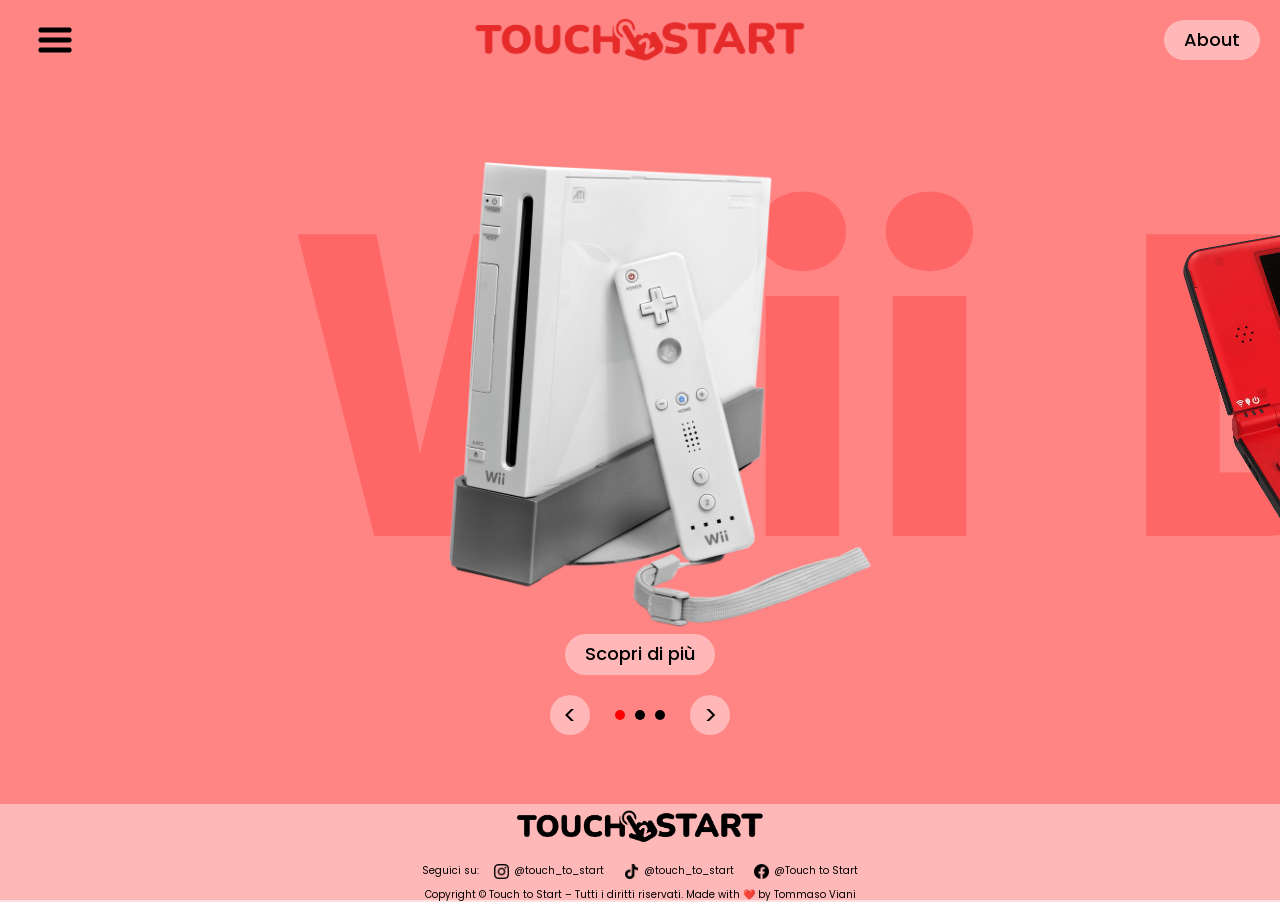
<file: index.html>
<!DOCTYPE html>
<html lang="it">
<head>
  <meta charset="UTF-8">
  <meta name="viewport" content="width=device-width, initial-scale=1.0">
  <link rel="preconnect" href="https://fonts.googleapis.com">
  <link rel="preconnect" href="https://fonts.gstatic.com" crossorigin>
  <link href="https://fonts.googleapis.com/css2?family=Bricolage+Grotesque:opsz,wght@12..96,200..800&family=Poppins:ital,wght@0,100;0,200;0,300;0,400;0,500;0,600;0,700;0,800;0,900;1,100;1,200;1,300;1,400;1,500;1,600;1,700;1,800;1,900&display=swap" rel="stylesheet">
  <title>Touch to Start - Home</title>
  <link rel="icon" href="favicon.ico" type="image/x-icon">
  <link rel="stylesheet" href="normalize.css">
  <link rel="stylesheet" href="style.css">
  <script src="script.js" defer></script>
</head>
<body class="homepage">
  <header>
    <button class="header-button" popovertarget="site-navigation" popovertargetaction="show">
      <img class="hamburger-menu" src="Immagini/Icone/Immagini varie/burger-bar.png"></button>
    <nav id="site-navigation" class="header-nav" popover>
      <ul>
        <li>
          <a href="index.html">Home</a>
        </li>
        <li>
          <a href="#">Nintendo DS</a>
        </li>
        <li>
          <a href="wii.html">Wii</a>
        </li>
        <li>
          <a href="#">Switch</a>
        </li>
        <li>
          <a href="about.html">About</a>
        </li>
      </ul>
      <button popovertarget="site-navigation" popovertargetaction="hide">Chiudi menu</button>
    </nav>
    <div class="logo"> 
      <a href="index.html">
        <img src="Immagini/Logo/Logo red.png" alt="Logo">
      </a>
    </div>
    <nav class="nav">
      <a href="about.html">
        <button id="about">About</button>
      </a>
    </nav>
  </header>

  <section class="slider-container" style="background-color: #FF8484;">
    <div class="slider">
      <figure id="slide-1" class="slide">
        <div class="overlay">
          <div class="overlay-inner">
            <img src="Immagini/Immagini/Wii.png" alt="Wii" class="background-img">
            <h1>Wii</h1>
          </div>
        </div>
        <a href="wii.html" class="scopri">Scopri di più</a>
      </figure>
      <figure id="slide-2" class="slide">
        <div class="overlay">
          <div class="overlay-inner">
            <img src="Immagini/Immagini/Nintendo DSi XL opened.png" alt="Nintendo DS" class="background-img">
            <h1>DS</h1>
          </div>
        </div>
        <a href="#" class="scopri">Scopri di più</a>
      </figure>
      <figure id="slide-3" class="slide">
        <div class="overlay">
          <div class="overlay-inner">
            <img src="Immagini/Immagini/Switch.png" alt="Nintendo Switch" class="background-img">
            <h1 id="switch-text">Switch</h1>
          </div>
        </div>
        <a href="#" class="scopri">Scopri di più</a>
      </figure>
    </div>
    <div class="slider-main-container">
      <div class="slider-nav">
        <button class="prev-slide">&lt;</button>
        <div class="slider-pagination">
          <div class="slider-dots"></div>
        </div>
        <button class="next-slide">&gt;</button>
      </div>
    </div>
  </section>

  <footer>
    <div class="footer-left">
      <span>Seguici su:</span>
      <div class="social-links">
        <a href="#" target="_blank"><img src="Immagini/Social/instagram.png" alt="Instagram">@touch_to_start</a>
        <a href="#" target="_blank"><img src="Immagini/Social/tiktok.png" alt="TikTok">@touch_to_start</a>
        <a href="#" target="_blank"><img src="Immagini/Social/facebook.png" alt="Facebook">@Touch to Start</a>
      </div>
    </div>

    <div class="footer-center">
      <img src="Immagini/Logo/Logo black.png" alt="Touch to Start" />
    </div>

    <div class="footer-right">
      <span>Copyright © Touch to Start – Tutti i diritti riservati. Made with ❤️ by Tommaso Viani</span>
    </div>
  </footer>
</body>
</html>
</file>
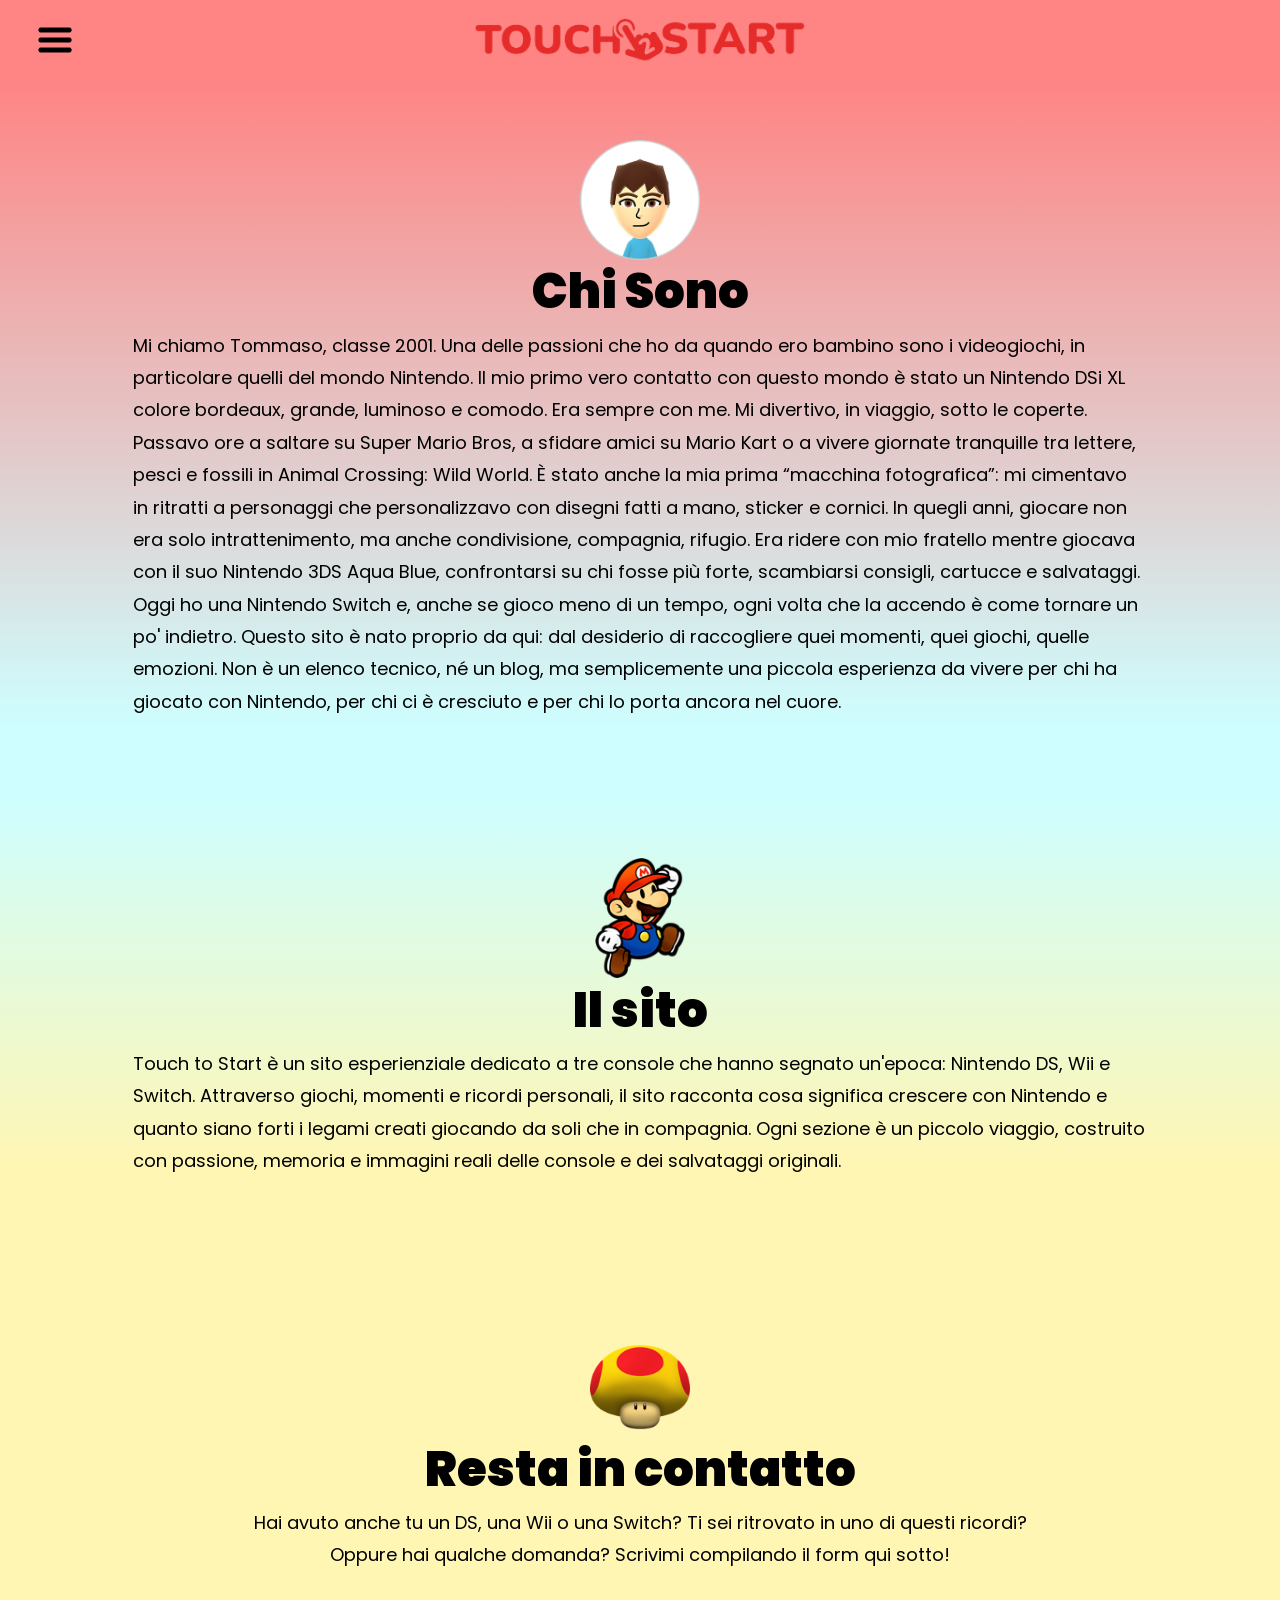
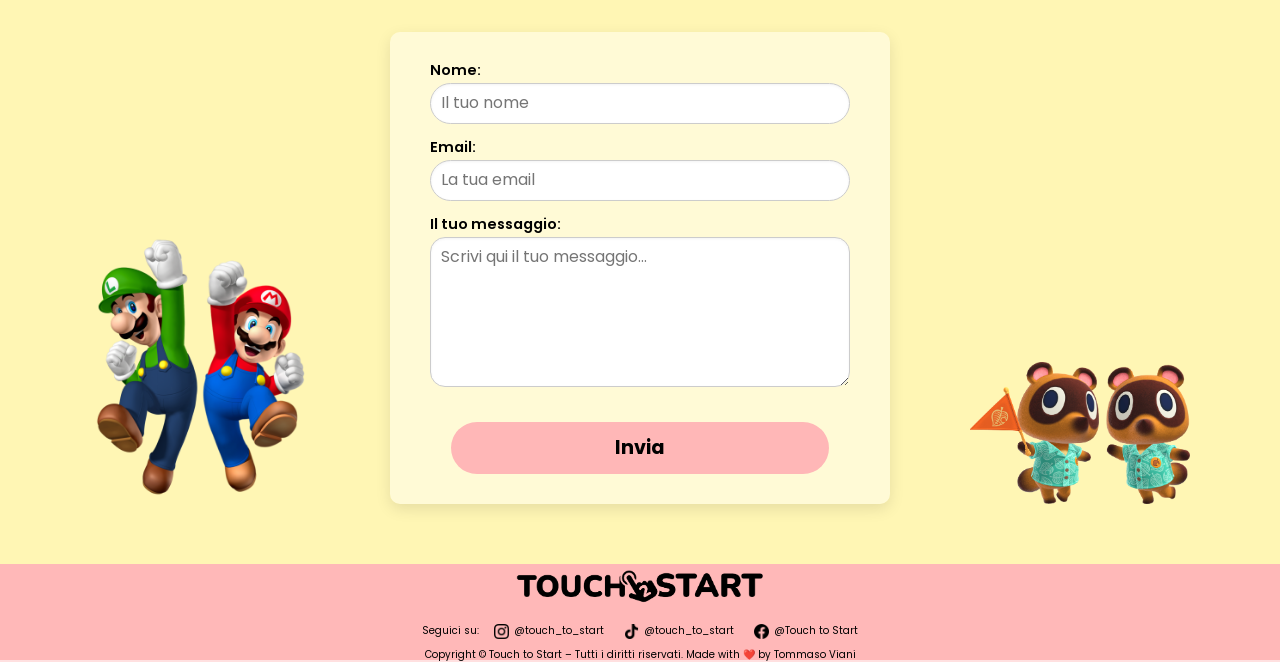
<file: about.html>
<!DOCTYPE html>
<html lang="it">
<head>
  <meta charset="UTF-8">
  <meta name="viewport" content="width=device-width, initial-scale=1.0">
  <link rel="preconnect" href="https://fonts.googleapis.com">
  <link rel="preconnect" href="https://fonts.gstatic.com" crossorigin>
  <link href="https://fonts.googleapis.com/css2?family=Bricolage+Grotesque:opsz,wght@12..96,200..800&family=Poppins:ital,wght@0,100;0,200;0,300;0,400;0,500;0,600;0,700;0,800;0,900;1,100;1,200;1,300;1,400;1,500;1,600;1,700;1,800;1,900&display=swap" rel="stylesheet">
  <title>Touch to Start - About</title>
  <link rel="icon" href="favicon.ico" type="image/x-icon">
  <link rel="stylesheet" href="normalize.css">
  <link rel="stylesheet" href="style.css">
  <script src="script_about.js" defer></script>
</head>
<body>
  <header>
    <button class="header-button" popovertarget="site-navigation" popovertargetaction="show"><img class="hamburger-menu" src="Immagini/Icone/Immagini varie/burger-bar.png"></button>
    <nav id="site-navigation" class="header-nav" popover>
      <ul>
        <li>
          <a href="index.html">Home</a>
        </li>
        <li>
          <a href="#">Nintendo DS</a>
        </li>
        <li>
          <a href="wii.html">Wii</a>
        </li>
        <li>
          <a href="#">Switch</a>
        </li>
        <li>
          <a href="about.html">About</a>
        </li>
      </ul>
      <button popovertarget="site-navigation" popovertargetaction="hide">Chiudi menu</button>
    </nav>
    <div class="logo"> 
      <a href="index.html">
        <img src="Immagini/Logo/Logo red.png" alt="Logo">
      </a>
    </div>
  </header>

      <section class="section-chi_sono">
            <div>
                <img src="Immagini\Icone\Immagini varie\Mii (Tommaso).png" alt="Ritratto di Tommaso" class="tommaso-img"> 
                <h2><b>Chi Sono</b></h2>
                <p>Mi chiamo Tommaso, classe 2001. Una delle passioni che ho da quando ero bambino sono i videogiochi, in particolare quelli del mondo Nintendo. 
                  Il mio primo vero contatto con questo mondo è stato un Nintendo DSi XL colore bordeaux, grande, luminoso e comodo. Era sempre con me. Mi divertivo, in viaggio, sotto le coperte. 
                  Passavo ore a saltare su Super Mario Bros, a sfidare amici su Mario Kart o a vivere giornate tranquille tra lettere, pesci e fossili in Animal Crossing: Wild World. 
                  È stato anche la mia prima “macchina fotografica”: mi cimentavo in ritratti a personaggi che personalizzavo con disegni fatti a mano, sticker e cornici. 
                  In quegli anni, giocare non era solo intrattenimento, ma anche condivisione, compagnia, rifugio. Era ridere con mio fratello mentre giocava con il suo Nintendo 3DS Aqua Blue, 
                  confrontarsi su chi fosse più forte, scambiarsi consigli, cartucce e salvataggi. Oggi ho una Nintendo Switch e, anche se gioco meno di un tempo, ogni volta che la accendo è come tornare 
                  un po' indietro. Questo sito è nato proprio da qui: dal desiderio di raccogliere quei momenti, quei giochi, quelle emozioni. Non è un elenco tecnico, né un blog, ma semplicemente 
                  una piccola esperienza da vivere per chi ha giocato con Nintendo, per chi ci è cresciuto e per chi lo porta ancora nel cuore.
                </p>
            </div>
        </section>

        <section class="section-il_sito">
            <div>
              <img src="Immagini\Icone\Personaggi Super Mario\33755_super mario_mario_super mario_computer game_mario_computer game.png" alt="icona_mario" class="mario-img">
                <h2><b>Il sito</b></h2>
                <p>Touch to Start è un sito esperienziale dedicato a tre console che hanno segnato un'epoca: Nintendo DS, Wii e Switch.
                  Attraverso giochi, momenti e ricordi personali, il sito racconta cosa significa crescere con Nintendo e quanto siano forti i legami creati giocando da soli che in compagnia.
                  Ogni sezione è un piccolo viaggio, costruito con passione, memoria e immagini reali delle console e dei salvataggi originali.
                </p>
            </div>
        </section>

        <section class="section-contatti">
        <div>
            <div class="mushroom-icon">
                <img src="Immagini\Icone\Personaggi Super Mario\33751_mushroom_mega_super mario_mushroom_mega_super mario.png" alt="icona_fungo" class="fungo-img">
            </div>

            <h2><b>Resta in contatto</b></h2>

            <p class="subtitle">
                Hai avuto anche tu un DS, una Wii o una Switch? Ti sei ritrovato in uno di questi ricordi?<br>
                Oppure hai qualche domanda? Scrivimi compilando il form qui sotto!
            </p>
            
            <div class="contact-content">
                <img src="Immagini\Icone\Personaggi Super Mario\Mario e Luigi.png" alt="Mario e Luigi" class="contact-image left-img">
                
                <form class="contact-form">
                    <div class="form-group">
                        <label for="nome">Nome:</label>
                        <input type="text" id="nome" name="nome" placeholder="Il tuo nome" required>
                    </div>
                    
                    <div class="form-group">
                        <label for="email">Email:</label>
                        <input type="email" id="email" name="email" placeholder="La tua email" required>
                    </div>
                    
                    <div class="form-group full-width">
                        <label for="messaggio">Il tuo messaggio:</label>
                        <textarea id="messaggio" name="messaggio" placeholder="Scrivi qui il tuo messaggio..." required></textarea>
                    </div>
                    
                    <button type="submit" class="submit-btn">Invia</button>
                </form>

                <img src="Immagini/Icone/Personaggi Animal Crossing/Timmy & Tommy.png" alt="Timmy&Tommy" class="contact-image right-img">
            </div>
        </div>
    </section>

  <footer>
    <div class="footer-left">
      <span>Seguici su:</span>
      <div class="social-links">
        <a href="#" target="_blank"><img src="Immagini/Social/instagram.png" alt="Instagram">@touch_to_start</a>
        <a href="#" target="_blank"><img src="Immagini/Social/tiktok.png" alt="TikTok">@touch_to_start</a>
        <a href="#" target="_blank"><img src="Immagini/Social/facebook.png" alt="Facebook">@Touch to Start</a>
      </div>
    </div>

    <div class="footer-center">
      <img src="Immagini/Logo/Logo black.png" alt="Touch to Start" />
    </div>

    <div class="footer-right">
      <span>Copyright © Touch to Start – Tutti i diritti riservati. Made with ❤️ by Tommaso Viani</span>
    </div>
</footer>

    
  </body>
</html>
</file>
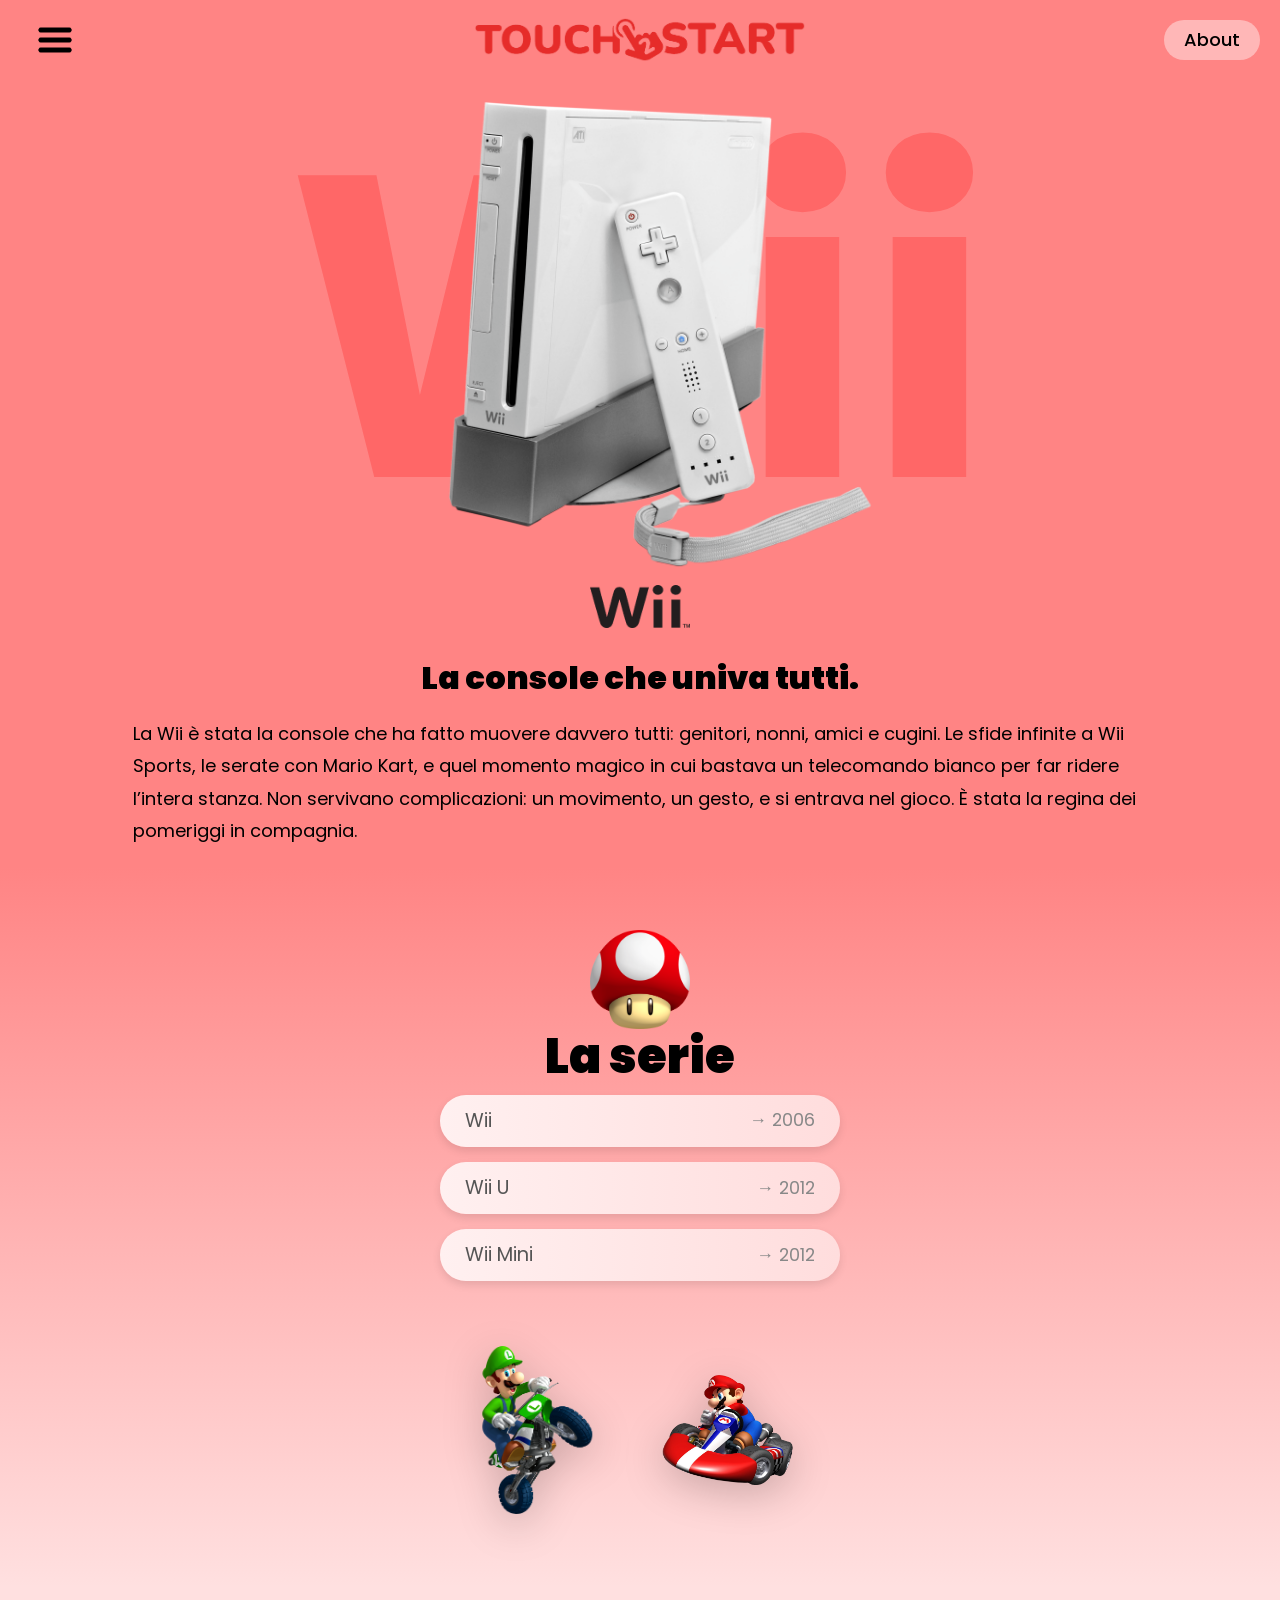
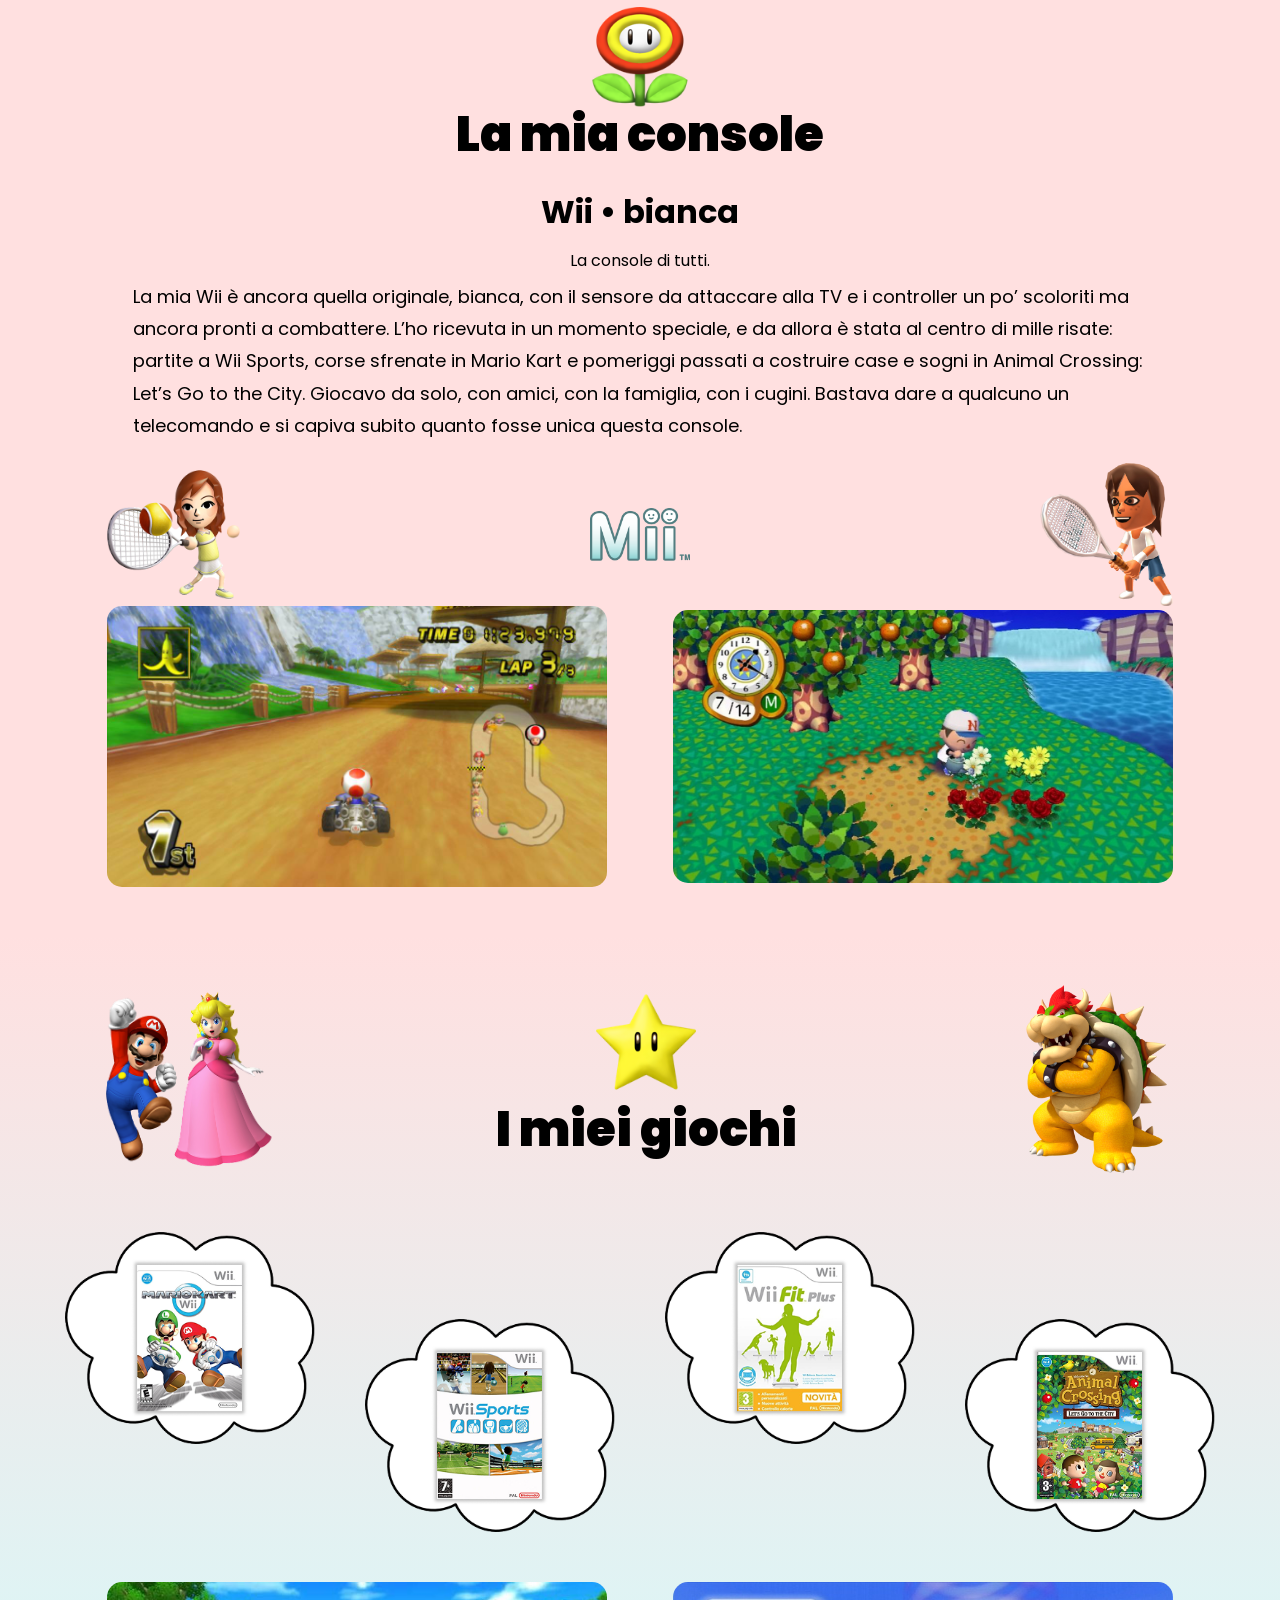
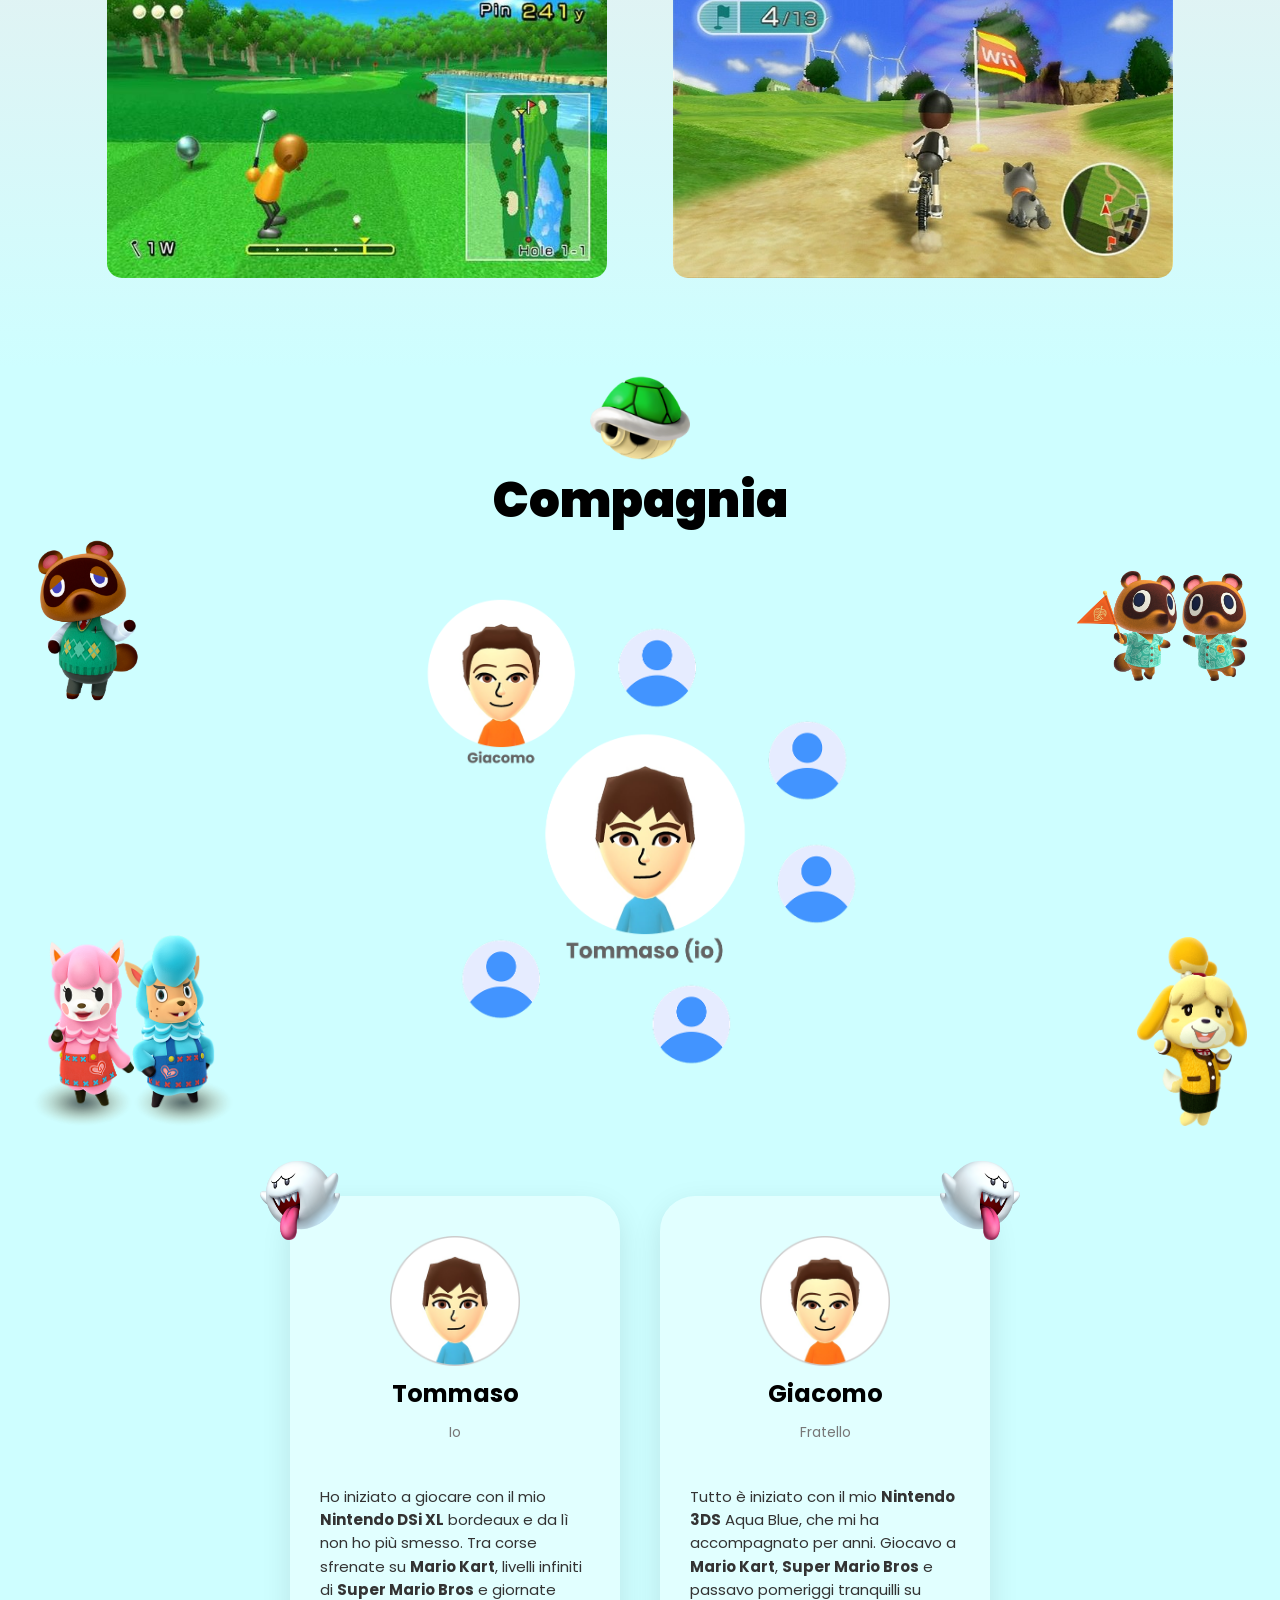
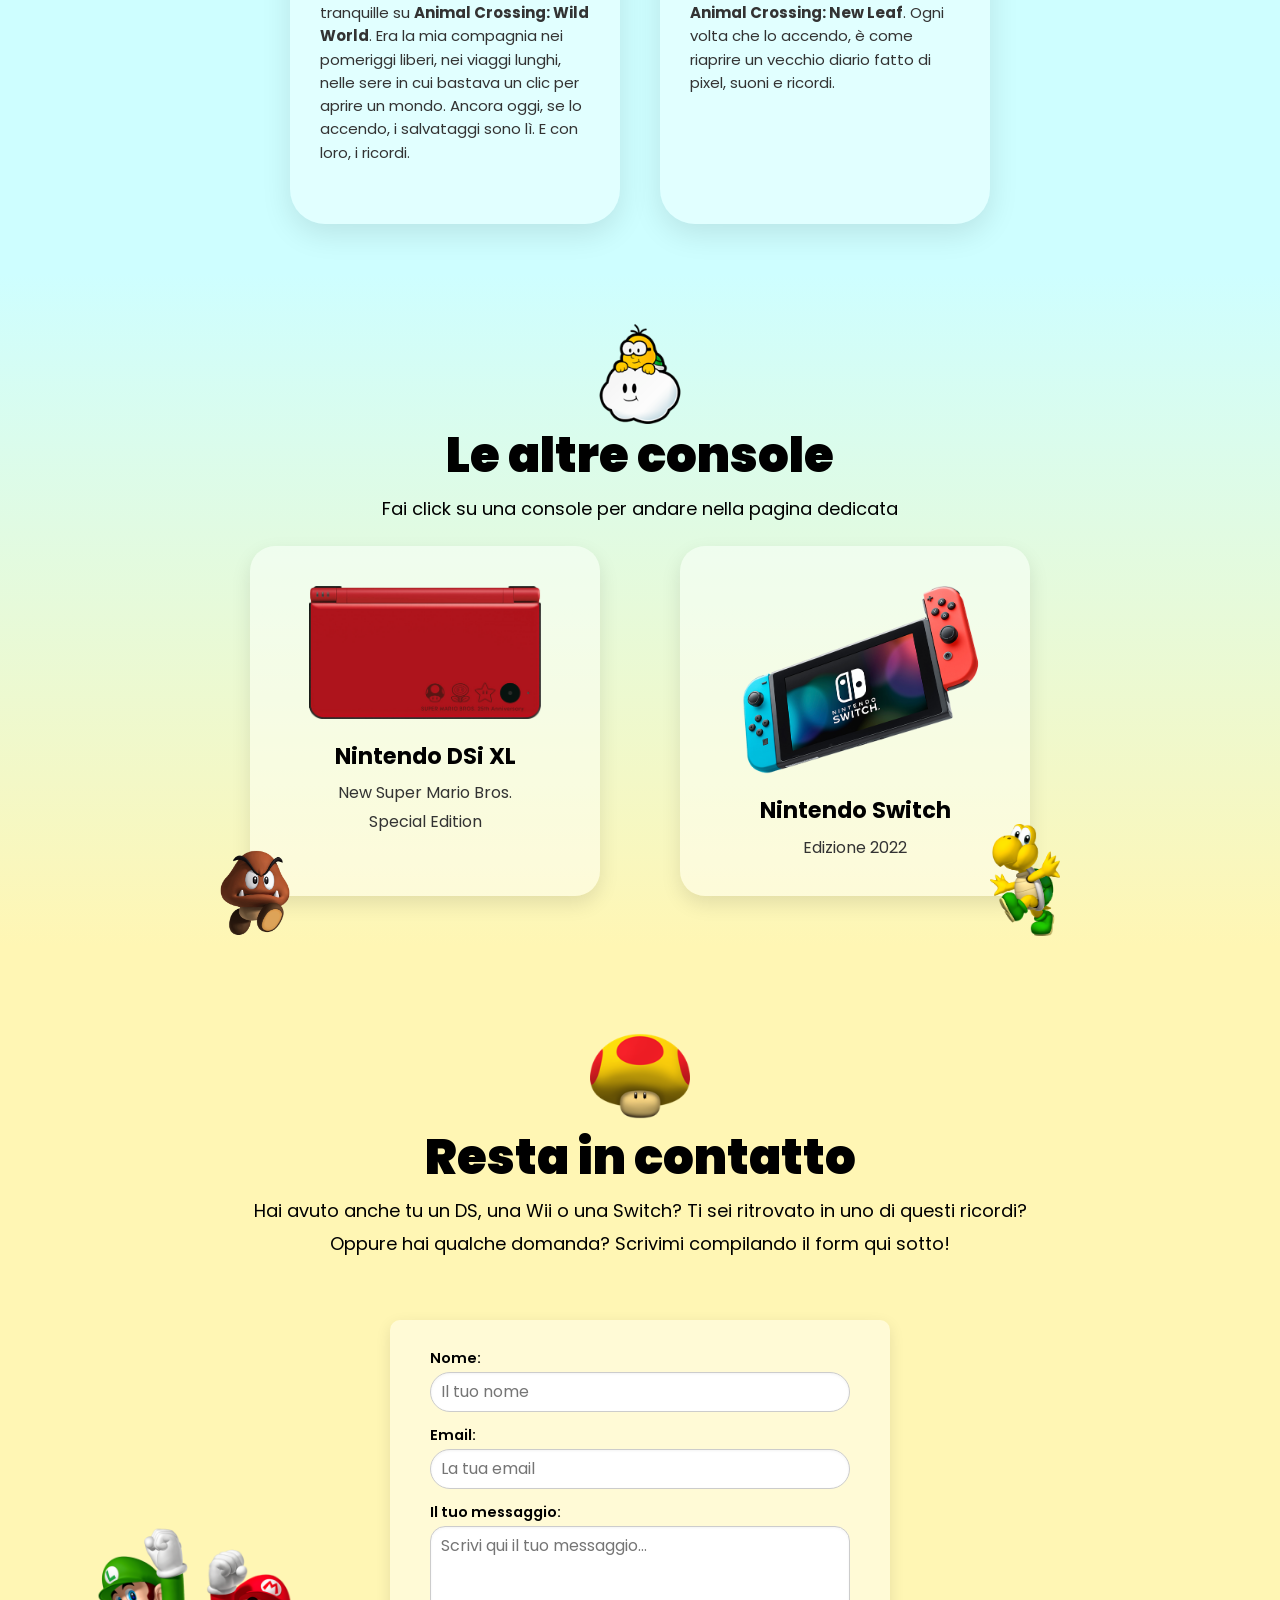
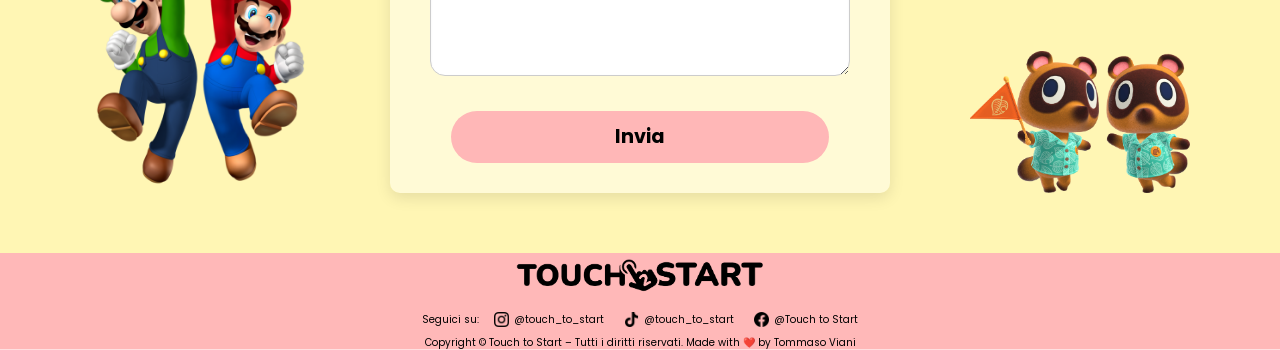
<file: wii.html>
<!DOCTYPE html>
<html lang="it">
<head>
  <meta charset="UTF-8">
  <meta name="viewport" content="width=device-width, initial-scale=1.0">
  <link rel="preconnect" href="https://fonts.googleapis.com">
  <link rel="preconnect" href="https://fonts.gstatic.com" crossorigin>
  <link href="https://fonts.googleapis.com/css2?family=Bricolage+Grotesque:opsz,wght@12..96,200..800&family=Poppins:ital,wght@0,100;0,200;0,300;0,400;0,500;0,600;0,700;0,800;0,900;1,100;1,200;1,300;1,400;1,500;1,600;1,700;1,800;1,900&display=swap" rel="stylesheet">
  <title>Touch to Start - Wii</title>
  <link rel="icon" href="favicon.ico" type="image/x-icon">
  <link rel="stylesheet" href="normalize.css">
  <link rel="stylesheet" href="style.css">
  <script src="script.js" defer></script>
</head>
<body>
  <!---HEADER-->
  <header>
    <button class="header-button" popovertarget="site-navigation" popovertargetaction="show"><img class="hamburger-menu" src="Immagini/Icone/Immagini varie/burger-bar.png"></button>
    <nav id="site-navigation" class="header-nav" popover>
      <ul>
        <li>
          <a href="index.html">Home</a>
        </li>
        <li>
          <a href="#">Nintendo DS</a>
        </li>
        <li>
          <a href="wii.html">Wii</a>
        </li>
        <li>
          <a href="#">Switch</a>
        </li>
        <li>
          <a href="about.html">About</a>
        </li>
      </ul>
      <button popovertarget="site-navigation" popovertargetaction="hide">Chiudi menu</button>
    </nav>
    <div class="logo"> 
      <a href="index.html">
        <img src="Immagini/Logo/Logo red.png" alt="Logo">
      </a>
    </div>
    <nav class="nav">
      <a href="about.html">
        <button id="about">About</button>
      </a>
    </nav>
  </header>

<!--HERO-->
  <section id="hero_scopri">
    <div class="overlay">
      <img src="Immagini/Immagini/Wii.png" alt="Wii" class="background-img">
      <h1>Wii</h1>
    </div>
  </section>
  <div class="wii-icon">
    <img src="Immagini/Icone/Immagini varie/Wii.png" alt="Wii icon">
  </div>

  <section id="text" style="background-color: #FF8484;">
    <div class="text">
        <h1><b>La console che univa tutti.</b></h1>
        <p>La Wii è stata la console che ha fatto muovere davvero tutti: genitori, nonni, amici e cugini.
Le sfide infinite a Wii Sports, le serate con Mario Kart, e quel momento magico in cui bastava un telecomando bianco per far ridere l’intera stanza.
Non servivano complicazioni: un movimento, un gesto, e si entrava nel gioco.
È stata la regina dei pomeriggi in compagnia.</p>
    </div>
  </section>


<!--LA SERIE-->
  <section class="serie-section">
      <div class="section-la-serie">
        <img src="Immagini/Icone/Personaggi Super Mario/Fungo rosso.png" alt="fungo-rosso" class="fungorosso-img"> 
        <h2><b>La serie</b></h2>
      </div>
        <figure class="luigi">
            <img src="Immagini/Icone/Personaggi Super Mario/Mario Kart_Luigi.png" alt="Luigi">
        </figure>

        <div class="content-center">
            <ul class="release-list">
                <li class="release-item">
                    <span class="platform">Wii</span>
                    <span class="year">→ 2006</span>
                </li>
                <li class="release-item">
                    <span class="platform">Wii U</span>
                    <span class="year">→ 2012</span>
                </li>
                <li class="release-item">
                    <span class="platform">Wii Mini</span>
                    <span class="year">→ 2012</span>
                </li>
            </ul>
        </div>

        <figure class="mario">
            <img src="Immagini/Icone/Personaggi Super Mario/Mario Kart_Mario.png" alt="Mario">
        </figure>
  </section>

  <!--LA MIA CONSOLE-->
  <section class="la-mia-console">
    <div>
      <img src="Immagini/Icone/Personaggi Super Mario/33733_mamas_cipote_tit_plant_picha brava_picha_flower_tetas_puta_polla.png" alt="pianta" class="pianta-img">
      <h2><b>La mia console</b></h2>
      <h1>Wii • bianca</h1>
      <p1>La console di tutti.</p1>
      <p>La mia Wii è ancora quella originale, bianca, con il sensore da attaccare alla TV e i controller un po’ scoloriti ma ancora pronti a combattere. L’ho ricevuta in un momento speciale, e da allora è stata al centro di mille risate: partite a Wii Sports, corse sfrenate in Mario Kart e pomeriggi passati a costruire case e sogni in Animal Crossing: Let’s Go to the City.
Giocavo da solo, con amici, con la famiglia, con i cugini. Bastava dare a qualcuno un telecomando e si capiva subito quanto fosse unica questa console.</p>
    </div>
    <div id="mii-container">
      <img src="Immagini/Icone/personaggi mii/Mii Tennis sinistra.png" alt="Mii sinistra" class="mii-left">
      <img src="Immagini/Icone/Immagini varie/Mii.png" alt="Logo Mii" class="mii-logo">
      <img src="Immagini/Icone/personaggi mii/Mii Tennis destra.png" alt="Mii destra" class="mii-right">
    </div>

    <div id="games">
      <img src="Immagini/Icone/screenshots/Mario Kart Toad 1st.jpg" alt="Screenshot Mario Kart" class="game-sx-img">
      <img src="Immagini/Icone/screenshots/Animal Crossing 2.jpeg" alt="Screenshot Animal Crossing" class="game-dx-img">
    </div>
  </section>
<!--I MIEI GIOCHI-->
  <section class="giochi">
    <div class="titolo-giochi">
      <div class="mario-peach-sx">
        <img src="Immagini/Icone/Personaggi Super Mario/mario-peach.png" alt="mario-peach" class="mario-peach">
      </div>

      <div class="titolo-centro">
        <img src="Immagini/Icone/Personaggi Super Mario/33778_nintendo_nintendo_star_star.png" alt="Stella" class="stella-img">
        <h2><b>I miei giochi</b></h2>
      </div>

      <div class="bowser">
        <img src="Immagini/Icone/Personaggi Super Mario/Bowser.png" alt="Bowser" class="bowser">
      </div>
    </div>
    <div class="griglia-giochi">
      <img src="Immagini/Icone/Cover giochi/mario-kart.png" alt="Mario Kart" class="mario-kart-cloud">
      <img src="Immagini/Icone/Cover giochi/wii-sports.png" alt="Wii Sports" class="wii-sports-cloud">
      <img src="Immagini/Icone/Cover giochi/wii-fit.png" alt="Wii Fit Plus" class="wii-fit-cloud">
      <img src="Immagini/Icone/Cover giochi/animal-crossing.png" alt="Animal Crossing" class="animal-crossing-cloud">
    </div>
    <div class="more-images">
      <img src="Immagini/Icone/screenshots/Wii Sports - Golf.jpg" alt="Screenshot Golf" class="screen-golf">
      <img src="Immagini/Icone/screenshots/Wii Fit - Cycling.jpg" alt="Screenshot Bici" class="screen-bike">
    </div>
  </section>

<!--COMPAGNIA-->
  <section class="compagnia">
      <div>
        <img src="Immagini/Icone/Personaggi Super Mario/33773_shell_green_shell_green.png" alt="guscio verde" class="guscio-verde-img">
        <h2><b>Compagnia</b></h2>
      </div>
      <div class="img-compagnia">
        <img src="Immagini/Immagini/screen-compagnia.png" alt="Screen compagnia" class="screen-compagnia">
        <img src="Immagini/Icone/Personaggi Animal Crossing/Tom Nook.png" alt="Tom Nook" class="tom-nook-img">
        <img src="Immagini/Icone/Personaggi Animal Crossing/Timmy & Tommy.png" alt="Timmy&Tommy" class="timmy-tommy-img">
        <img src="Immagini/Icone/Personaggi Animal Crossing/Reese & Cyrus.png" alt="Reese&Cyrus" class="reese-cyrus-img">
        <img src="Immagini/Icone/Personaggi Animal Crossing/Isabelle.png" alt="Isabelle" class="isabelle-img">
      </div>
  </section>

  <section class="card-tommaso-giacomo">
    <div class="card">
      <img class="boo boo-sx" src="Immagini/Icone/Personaggi Super Mario/Boo.png" alt="Boo" />

      <div class="avatar">
        <img src="Immagini/Icone/Immagini varie/Mii (Tommaso).png" alt="Avatar Tommaso">
      </div>

      <h2 class="name">Tommaso</h2>
      <p class="ruolo">Io</p>

      <p class="text-card">
        Ho iniziato a giocare con il mio <b>Nintendo DSi XL</b> bordeaux e da lì non
        ho più smesso. Tra corse sfrenate su <b>Mario Kart</b>, livelli infiniti di
        <b>Super Mario Bros</b> e giornate tranquille su <b>Animal Crossing: Wild World</b>.
        Era la mia compagnia nei pomeriggi liberi, nei viaggi lunghi, nelle sere in cui bastava un clic
        per aprire un mondo. Ancora oggi, se lo accendo, i salvataggi sono lì. E con loro, i ricordi.
      </p>
    </div>

    <div class="card">
      <img class="boo boo-dx" src="Immagini/Icone/Personaggi Super Mario/Boo.png" alt="Boo" />

      <div class="avatar">
        <img src="Immagini/Icone/Immagini varie/Mii (Giacomo).png" alt="Avatar Giacomo">
      </div>

      <h2 class="name">Giacomo</h2>
      <p class="ruolo">Fratello</p>

      <p class="text-card">
        Tutto è iniziato con il mio <strong>Nintendo 3DS</strong> Aqua Blue, che mi ha accompagnato
        per anni. Giocavo a <strong>Mario Kart</strong>, <strong>Super Mario Bros</strong> e passavo
        pomeriggi tranquilli su <strong>Animal Crossing: New Leaf</strong>. Ogni volta che lo accendo,
        è come riaprire un vecchio diario fatto di pixel, suoni e ricordi.
      </p>
    </div>
  </section>

  <!--LE ALTRE CONSOLE-->
  <section class="console">
    <div>
      <img src="Immagini/Icone/Personaggi Super Mario/33741_lakitu_lakitu.png" alt="Lakitu" class="lakitu">
      <h2><b>Le altre console</b></h2>
      <p>Fai click su una console per andare nella pagina dedicata</p>
    </div>

    <div class="console-container">
      <!-- Card 1 -->
      <div class="console-card">
        <img src="Immagini/Immagini/Nintendo DSi XL closed.png" alt="Nintendo DS" class="console-img-1">
        <h2>Nintendo DSi XL</h2>
        <p>New Super Mario Bros.<br>Special Edition</p>
        <img src="Immagini/Icone/Personaggi Super Mario/Goomba.png" alt="Goomba" class="personaggio goomba-sx">
      </div>
      <!-- Card 2 -->
      <div class="console-card">
        <img src="Immagini/Immagini/Switch.png" alt="Nintendo Switch" class="console-img-2">
        <h2>Nintendo Switch</h2>
        <p>Edizione 2022</p>
        <img src="Immagini/Icone/Personaggi Super Mario/Koopa.png" alt="Koopa" class="personaggio koopa-dx">
      </div>
    </div>
  </section>

<!--CONTATTI-->
  <section class="section-contatti">
    <div>
      <div class="mushroom-icon">
        <img src="Immagini\Icone\Personaggi Super Mario\33751_mushroom_mega_super mario_mushroom_mega_super mario.png" alt="icona_fungo" class="fungo-img">
        <h2><b>Resta in contatto</b></h2>
      </div>

      <p class="subtitle">
        Hai avuto anche tu un DS, una Wii o una Switch? Ti sei ritrovato in uno di questi ricordi?<br>
        Oppure hai qualche domanda? Scrivimi compilando il form qui sotto!
      </p>
            
      <div class="contact-content">
        <img src="Immagini\Icone\Personaggi Super Mario\Mario e Luigi.png" alt="Mario e Luigi" class="contact-image left-img">
                
        <form class="contact-form">
          <div class="form-group">
            <label for="nome">Nome:</label>
            <input type="text" id="nome" name="nome" placeholder="Il tuo nome" required>
          </div>
                      
          <div class="form-group">
            <label for="email">Email:</label>
            <input type="email" id="email" name="email" placeholder="La tua email" required>
          </div>
                      
          <div class="form-group full-width">
            <label for="messaggio">Il tuo messaggio:</label>
            <textarea id="messaggio" name="messaggio" placeholder="Scrivi qui il tuo messaggio..." required></textarea>
          </div>
                      
          <button type="submit" class="submit-btn">Invia</button>
        </form>
        <img src="Immagini/Icone/Personaggi Animal Crossing/Timmy & Tommy.png" alt="Timmy&Tommy" class="contact-image right-img">
        </div>
    </div>
  </section>

<!--FOOTER-->
  <footer>
    <div class="footer-left">
      <span>Seguici su:</span>
      <div class="social-links">
        <a href="https://www.instagram.com/" target="_blank"><img src="Immagini/Social/instagram.png" alt="Instagram">@touch_to_start</a>
        <a href="#" target="_blank"><img src="Immagini/Social/tiktok.png" alt="TikTok">@touch_to_start</a>
        <a href="#" target="_blank"><img src="Immagini/Social/facebook.png" alt="Facebook">@Touch to Start</a>
      </div>
    </div>

    <div class="footer-center">
      <img src="Immagini/Logo/Logo black.png" alt="Touch to Start" />
    </div>

    <div class="footer-right">
      <span>Copyright © Touch to Start – Tutti i diritti riservati. Made with ❤️ by Tommaso Viani</span>
    </div>
  </footer>
</body>
</file>
<file: style.css>
*, *::before, *::after {
  margin: 0;
  padding: 0;
  box-sizing: border-box;
}

a {
  text-decoration: none;
  color: inherit;
}

body {
  background-color: #FFE0E0;
  align-items: center;
  box-sizing: border-box;
  font-family: "Poppins", sans-serif;
}

.homepage {
  min-height: 100vh;
  display: flex;
  flex-direction: column;
}

h2 {
    font-size: 2.5em;
    font-weight: 700;
    color: black;
    font-size: 48px;
    text-align: center;
    padding-bottom: 10px;
}

p {
    line-height: 1.8;
    text-align: left;
    font-size: 18px;
    padding-bottom: 20px;
}

/* HEADER */
header {
  display: flex;
  position: relative;
  align-items: center;
  justify-content: center;
  top: 0;
  z-index: 1000;
  padding: 10px 0;
  background: #FF8484;
  height: 80px;
  align-content: center;
  width: 100%;
}

.header-container {
  position: absolute;
  display: flex;
  justify-content: center;
  align-items: center;
}

.header-button {
  position: absolute;
  left: 20px;
  background: none;
  border: none;
  cursor: pointer;
  padding: 5px 5px;
  height: auto;
  transition: all 0.3s ease;
}

.header-button:hover {
  background-color: #FFA8A8;
  border-radius: 50px;
  transform: scale(1.1);
}

.hamburger-menu {
  width: 40px;
  display: flex;
  position: relative;
  align-items: center;
}

#site-navigation {
  position: absolute;
  left: 0px;
  border: none;
  left: 0;
  top: 0;
  width: 400px;
  height: 100vh;
  background-color: rgba(255, 255, 255, 0.7);
  backdrop-filter: blur(2px);
  -webkit-backdrop-filter: blur(2px); /* per Safari */
  transform: translateX(-40px);
  opacity: 0;
  transition:
    opacity .4s ease,
    transform .4s ease,
    overlay .4s allow-discrete, /* Aggiunto allow-discrete per animare correttamente */
    display .4s allow-discrete; /* Aggiunto allow-discrete per animare correttamente */
}

#site-navigation:popover-open {
  opacity: 1;
  transform: translateX(0);

  @starting-style { /* Permette l'animazione anche quando il menu si apre */
    opacity: 0;
    transform: translateX(-40px);
  }
}

.header-nav {
  text-align: center;
  align-items: center;
}

.header-nav ul {
  margin-top: 80px;
  display: flex;
  flex-direction: column;
  align-items: center;
  gap: 20px;
}

.header-nav ul li {
  font-size: 18px;
  font-weight: 500;
  cursor: pointer;
  padding: 10px 20px;
  background-color: #FFB7B7;
  border-radius: 50px;
  width: 170px;
  list-style-type: none;
  /* Animazione dei pulsanti */
  opacity: 1;
  transform: translateX(0);
  transition: 
    background-color 0.3s ease,
    opacity 0.5s ease,
    transform 0.5s ease;
  transition-delay: 0s;
}

/* Animazione pulsanti menu */
.header-nav ul li:nth-child(1) {
  transition-delay: 0.1s;
}
.header-nav ul li:nth-child(2) {
  transition-delay: 0.15s;
}
.header-nav ul li:nth-child(3) {
  transition-delay: 0.2s;
}
.header-nav ul li:nth-child(4) {
  transition-delay: 0.25s;
}
.header-nav ul li:nth-child(5) {
  transition-delay: 0.3s;
}

@starting-style { /* Stato dei pulsanti quando il menu si apre */
  #site-navigation:popover-open ul li {
    opacity: 0;
    transform: translateX(-50px);
  }
  #site-navigation:popover-open button {
    opacity: 0;
    transform: translateX(-50px);
  }
}

#site-navigation:not(:popover-open) ul li { /* Stato dei pulsanti quando il menu si chiude */
  opacity: 0;
  transform: translateX(-50px);
  transition: 
    opacity 0.3s ease,
    transform 0.3s ease;
  transition-delay: 0s;
}

#site-navigation:not(:popover-open) button { 
  opacity: 0;
  transition: opacity 0.3s ease;
  transition-delay: 0s;
}

#site-navigation:not(:popover-open) {
  opacity: 0;
  transform: translateX(-100%);
  transition-delay: 0.2s;
}

.header-nav ul li:hover {
  background: #FFA8A8;
  transform: scale(1.1);
  transition-delay: 0s;
}

nav button {
  padding: 10px 20px;
  cursor: pointer;
  background-color: rgba(255, 255, 255, 0);
  border: inherit;
  color: red;
  font-weight: 500;
  font-size: 18px;
  /* Animazione pulsante chiudi */
  opacity: 1;
  transition: 
    opacity 0.5s ease 0.35s,
    transform 0.3s ease,
    text-decoration 0.3s ease;
}

nav button:hover {
  text-decoration: underline;
  transform: scale(1.1);
}

.logo {
  height: 100%;
  width: auto;
}

.logo img {
  height: 100%;
  width: 100%;
  object-fit: contain;
}

.nav {
  position: absolute;
  right: 20px;
}

/*SCOPRI DI PIU*/
.scopri {
  padding: 10px 20px;
  font-size: 18px;
  background: #FFB7B7;
  color: rgb(0, 0, 0);
  border: none;
  border-radius: 50px;
  cursor: pointer;
  font-family: "Poppins", sans-serif;
  font-weight: 500;
  transition: all 0.3s ease;
}

.scopri:hover {
  background: #FFA8A8;
  transform: scale(1.1);
}


/*ABOUT*/
#about {
  padding: 10px 20px;
  font-size: 18px;
  background: #FFB7B7;
  color: rgb(0, 0, 0);
  border: none;
  border-radius: 50px;
  cursor: pointer;
  font-family: "Poppins", sans-serif;
  font-weight: 500;
  transition: all 0.3s ease;
}

#about:hover {
  background: #FFA8A8;
  transform: scale(1.1);
}

/* MOBILE */
@media (max-width: 768px) {

  .overlay #switch-text  {
    font-size: 100px;
  }

  .background-img {
    width: 90%;
    height: auto;
  }

  #slide-2 .background-img {
    width: 100%;
    height: auto;
  }

  .container {
    padding: 15px; /* Spazi più piccoli */
  }

  #hero button {
    padding: 10px 20px;
    font-size: 16px;
  }

  .logo {
    display: flex;
    flex-direction: row;
    align-items: center;
    justify-content: center;
  }

  .logo img {
    height: 50px;
  }

  #about {
    padding: 7.5px 15px;
    font-size: 16px;
    background: #FFB7B7;
    color: rgb(0, 0, 0);
    border: none;
    border-radius: 50px;
    cursor: pointer;
    font-family: "Poppins", sans-serif;
    font-weight: 500;
    transition: all 0.3s ease;
  }
}

/* Site styles */

.header {
    display: flex;
}

.header-button {
    margin-left: 10px;
}

.header-nav {
    left: auto;
    right: 0;
}

/* Slider */

.slider-container {
  --slide-max-width: 768px;
  align-content: center;
  width: 100%;
  flex-grow: 1;
}

@media (max-width: 768px) {
  .slider-container {
    --slide-max-width: 100vw;
  }
}

.slider {
  display: flex;
  overflow-x: auto;
  overflow-y: clip;
  scroll-behavior: smooth;
  scroll-snap-type: x mandatory;
  padding-inline: calc(50vw - var(--slide-max-width) / 2);
  scrollbar-width: none;
}

.slide {
  display: flex;
  align-items: center;
  flex-direction: column;
  flex-shrink: 0;
  flex-basis: var(--slide-max-width);
  max-width: var(--slide-max-width);
  scroll-snap-align: center;
  padding-bottom: 10px;
}

.slide img {
  width: 70%;
  display: block;
  object-fit: cover;
}

#slide-2 img {
  width: 450px;
}

#slide-3 h1 {
  font-size: 200px;
}

.slider-main-container {
  display: flex;
  flex-direction: column;
  align-items: center;
}

.slider-nav {
  display: flex;
  flex-direction: row;
  align-items: center;
}

.slider-nav button {
  cursor: pointer;
}

.prev-slide {
  width: 40px;
  height: 40px;
  padding: 7px;
  border-radius: 50px;
  border: none;
  background-color: #FFB7B7;
  font-family: "Poppins", sans-serif;
  font-size: 25px;
  text-align: center;
  transition: all 0.3s ease;
}

.prev-slide:hover {
  background-color: #FFA8A8;
  transform: scale(1.1);
}

.next-slide {
  width: 40px;
  height: 40px;
  padding: 7px;
  border-radius: 50px;
  border: none;
  background-color: #FFB7B7;
  font-family: "Poppins", sans-serif;
  font-size: 25px;
  text-align: center;
  transition: all 0.3s ease;
}

.next-slide:hover {
  background-color: #FFA8A8;
  transform: scale(1.1);
}

.slider-pagination {
  display: flex;
  justify-content: center;
}

.slider-dots {
  display: flex;
  padding: 20px;
}

.slider-dots .dot {
  --size: 10px;
  width: var(--size);
  height: var(--size);
  border-radius: var(--size);
  background: black;
  cursor: pointer;
  border: none;
  margin: 5px;
}

.slider-dots .dot.active {
  background: red;
}

/* Hero Section */
#hero {
  height: 100vh;
  width: 100%;
  display: flex;
  flex-direction: column;
  align-items: center;
  justify-content: center;
  position: relative;
  overflow: visible;
}

#hero p {
  font-size: 1.3rem;
  margin-bottom: 20px;
}

#hero button {
  position: relative;
  z-index: 3;
  padding: 10px 20px;
  font-size: 1rem;
  background: #FFB7B7;
  border: none;
  border-radius: 50px;
  cursor: pointer;
  font-weight: 600;
  transition: all 0.3s ease;
}

#hero button:hover {
  background: #FFA8A8;
  transform: scale(1.1);
}

.overlay {
  display: flex;
  flex-grow: 1;
  flex-direction: column;
  align-items: center;
  justify-content: center;
  text-align: center;
  position: relative;
  z-index: 1;
  color: #FF6767;
}

.overlay h1 {
  position: relative;
  z-index: 1;
  font-size: 430px;
  margin: 0;
}

.overlay-inner {
  position: relative;
}

.background-img {
  position: absolute;
  top: 50%;
  left: 50%;
  transform: translate(-50%, -50%);
  width: 70%;
  height: auto;
  object-fit: contain;
  z-index: 2;
  pointer-events: none;
}
.scopri {
  position: relative;
  z-index: 3;
}

#hero {
  height: 80vh;
  width: 100%;
  display: flex;
  flex-direction: column;
  align-items: center;
  justify-content: center;
  position: relative;
  overflow: visible; /* importante per far uscire il bottone */
  background-color: #FF8484;
}



@media (max-width: 768px) {
    
    /* MOBILE: Immagine e testo Wii si rimpiccioliscono */
    
    #site-navigation {
      position: absolute;
      left: 0px;
      border: none;
      left: 0px;
      top: 0px;
      width: 100%;
      height: 100%;
      background-color: rgba(255, 255, 255, 0.7);
      backdrop-filter: blur(2px);
      -webkit-backdrop-filter: blur(2px); /* per Safari */
    }

    .header-nav {
      text-align: center;
      align-items: center;
    }

    .background-img {
      position: absolute;
      top: 50%;
      left: 50%;
      transform: translate(-50%, -50%);
      width: 85%;
      height: 85%;
      object-fit: contain; /* per mantenere proporzioni e riempire */
      z-index: 1;
      pointer-events: none;
      user-select: none;
      opacity: 1; /* regolare se si vuole più trasparenza */
      z-index: 1;
    }
    
    .overlay h1 {
      z-index: 0;
      font-size: 220px;
      margin: 0 0 100px 0;
      position: relative;
    }

    .overlay-inner img {
      top: 40%;
    }
  
    #hero button {
      padding: 7.5px 15px;
      font-size: 16px;
    }
}

/* GENERALE */
.serie-section {
    position: relative;
    display: flex;
    justify-content: center;
    align-items: flex-start;
    min-height: 80vh;
    padding-top: 50px;
    padding-inline: 20px;
    box-sizing: border-box;
    background: linear-gradient(180deg, #FF8484 0%, #FFE0E0 100%);
}

.content-center {
    display: flex;
    flex-direction: column;
    align-items: center;
    text-align: center;
    max-width: 400px;
    width: 100%;
}

/* LISTA*/
.release-item {
    display: flex;
    justify-content: space-between;
    align-items: center;
    padding: 15px 25px;
    margin-bottom: 15px;
    border-radius: 30px;
    box-shadow: 0 4px 8px rgba(0, 0, 0, 0.1);
    background: linear-gradient(90deg, #fff0f0 0%, #ffdddd 100%);
}

.platform {
    font-size: 1.2em;
    font-weight: 400;
    color: #555;
}

.year {
    font-size: 1.1em;
    color: #888;
}

/* 5. FIGURE LATERALI*/
.luigi img, .mario img {
    position: absolute;
    filter: drop-shadow(0 10px 20px rgba(0, 0, 0, 0.2));
    padding-inline: 100px;
    margin-top: 100px;
}

/* LUIGI*/
.luigi {
    position: absolute;
    left: -25px;
    bottom: -125px;
    transform: translateY(-235px);
    height: 444px;
    width: 290.89px;
    display: block;
}
.luigi img {
    left: 0;
    max-height: 80%;
}

/*MARIO*/
.mario {
    position: absolute;
    right: 0px;
    bottom: -28px;
    transform: translateY(-235px);
    height: 300px;
    width: auto;
    display: block;
}
.mario img {
    right: 0;
    max-height: 80%;
}

/* --- MEDIA QUERY: RESPONSIVE PER TABLET --- */
@media (max-width: 1300px) {
  .mario img {
    width: 130px;
    margin-right: -50px;
  }
  .luigi img {
    width: 110px;
    margin-left: 0;
  }

  .content-center {
    display: flex;
    flex-direction: column;
    align-items: center;
    text-align: center;
    max-width: 400px;
    width: 100%;
    height: 450px;
  }

  .serie-section {
    overflow-x: hidden;
    overflow-y: hidden;
  }

  .serie-section figure {
    display: flex;
    flex-direction: row;
    align-items: center;
    box-sizing: border-box;
  }

  .serie-section figure img {
    box-sizing: content-box;
    max-width: 100%;
  }

  .luigi {
    position: absolute;
    margin-left: 50%;
    margin-right: 50%;
    bottom: -250px;
    transform: translateY(-235px) translateX(-80%);
    height: 444px;
    width: 290.89px;
    display: block;
  }

  .mario {
    position: absolute;
    margin-left: 50%;
    margin-right: 50%;
    bottom: -200px;
    transform: translateY(-235px) translateX(50%);
    height: 345px;
    width: 405.65px;
    display: block;
  }

  .content-center { order: 1; }
  .luigi img { order: 2 }
  .mario img { order: 3 }
}

/* --- MEDIA QUERY: RESPONSIVE PER MOBILE --- */
@media (max-width: 750px) {
  .mario img {
    width: 130px;
    margin-right: -50px;
  }

  .luigi img {
    width: 110px;
    margin-left: 0;
  }

  .luigi {
    bottom: -250px;
    transform: translateY(-235px) translateX(-80%);
  }

  .mario {
    bottom: -200px;
    transform: translateY(-235px) translateX(50%);
  }
}

/* PAGINA PRINCIPALE */
/* Hero */
#hero_scopri {
  width: 100%;
  display: flex;
  flex-direction: column;
  align-items: center;
  justify-content: center;
  position: relative;
  overflow: hidden;
  background-color: #FF8484;
}

.wii-icon {
  display: flex;
  flex-direction: column;
  align-items: center;
  position: relative;
  overflow: hidden;
  padding-top: 10px;
  background-color: #FF8484;
}

.wii-icon img {
  width: 100px;
}

@media (max-width: 650px) {
  .wii-icon img {
    width: 70px;
  }
}

.text {
  text-align: center;
  font-size: 0.938vw;
  padding-top: 10px;
  background-color: #FF8484;
  margin-inline: 10.417vw;
}

.serie-section {
  display: flex;
  flex-direction: column;
  align-items: center;
  padding: inherit;
}

.section-la-serie {
  display: flex;
  flex-direction: column;
  align-items: center;
}

.fungorosso-img {
  margin-top: 20px;
  width: 100px;
}

.release-list {
    list-style: none;
    padding: 0;
    margin: 0;  
    width: 100%;
}

@media (max-width: 768px) {
  .release-list { 
    width: 70%;
  }
}

/* MEDIA QUERY CON LE IMMAGINI DEI TITOLI */
@media (max-width: 768px) {
  .fungorosso-img {
    width: 60px;
  }
  
  .la-mia-console .pianta-img {
    width: 60px;
  }

  .titolo-centro .stella-img {
    width: 60px;
  }

  .compagnia .guscio-verde-img {
    width: 60px;
  }

  .lakitu {
  width: 60px;
  }

  .fungo-img {
    width: 60px;
  }
}

/* LA MIA CONSOLE */
.la-mia-console div {
  display: flex;
  flex-direction: column;
  align-items: center;
  background-color: #FFE0E0;
}
.pianta-img {
  margin-top: 20px;
  width: 100px;
}
h1 {
  font-size: 32px;
}
.p1 {
  font-size: 1.667vw;
  font-weight: lighter;
}

.la-mia-console div p {
  line-height: 1.8;
  text-align: left;
  font-size: 18px;
  padding-top: 10px;
  padding-inline: 10.417vw;
}

@media (max-width: 650px) {
  h1 {
    font-size: 22px;
  }
}

/* Mii player */
#mii-container {
  display: flex;
  flex-direction: row;
  justify-content: center;
  align-items: center;
  gap: 350px;
}

.mii-left, .mii-right {
  width: 10.417vw;
}

.mii-logo {
  width: 100px;
}

/* Immagini dei giochi */
#games {
  display: flex;
  justify-content: center;
  gap: 5.208vw;
  flex-direction: row;
  margin-bottom: 50px
}

.game-sx-img, .game-dx-img {
  width: 500px;
  height: auto;
  border-radius: 15px;
}

/* --- MEDIA QUERY: RESPONSIVE PER TABLET --- */
@media (max-width: 1100px) {
  .game-sx-img, .game-dx-img {
    width: 300px;
  }
}

/* --- MEDIA QUERY: RESPONSIVE PER MOBILE --- */
@media (max-width: 650px) {
  #games {
    display: flex;
    flex-direction: column;
    justify-content: center;
    margin-bottom: 50px
  }
  
  .game-sx-img, .game-dx-img {
    width: 300px;
  }
  .game-sx-img { order: 1; }
  .game-dx-img { order: 2; }
}

.giochi {
  display: flex;
  flex-direction: column;
  align-items: center;
  justify-content: space-between;
  background: linear-gradient(to bottom, #FFE0E0, #CEFEFF);
  padding: 40px 80px;
}

.titolo-giochi {
  display: flex;
  flex-direction: row;
  align-items: center;
  gap: 220px;
}

/* Colonna sinistra */
.mario-peach-sx img {
  width: 170px;
  left: 0;
  display: flex;
  align-items: flex-end;
}

.titolo-centro {
  display: flex;
  align-items: center;
  text-align: center;
  flex-direction: column;
}

.stella-img {
  width: 100px;
  margin-bottom: 10px;
}

/* Colonna destra */
.bowser img {
  height: 200px;
  right: 0;
}

/* MEDIA QUERY PER TABLET E MOBILE */
@media (max-width: 1100px) {
  .bowser img {
    height: 130px;
  }
  .mario-peach-sx img {
    width: 130px;
  }
  .titolo-giochi {
    gap: 150px;
  }
}

@media (max-width: 768px) {
  .bowser img {
    height: 80px;
  }
  .mario-peach-sx img {
    width: 80px;
  }
  .titolo-giochi {
    gap: 50px;
  }
}

.griglia-giochi {
  display: grid;
  grid-template-columns: 1fr 1fr 1fr 1fr;
  grid-auto-rows: 400px;
  gap: 50px;
  margin-top: 50px;
  margin-bottom: 50px;
}

.griglia-giochi img {
  width: 350px;
  object-fit: contain;
}

.griglia-giochi img:hover {
  transform: scale(1.1);
  transition: transform 0.3s ease;
  cursor: pointer;
}

.griglia-giochi img:nth-child(1),
.griglia-giochi img:nth-child(3) {
  align-self: start;
}

.griglia-giochi img:nth-child(2),
.griglia-giochi img:nth-child(4) {
  align-self: end;
}

@media (max-width: 1550px) {
  .griglia-giochi {
    grid-auto-rows: 300px;
    gap: 50px;
}
  
  .griglia-giochi img {
    width: 250px;
  }
}

@media (max-width: 1150px) {
  .griglia-giochi {
    grid-auto-rows: 250px;
    gap: 50px;
}
  
  .griglia-giochi img {
    width: 200px;
  }
}

@media (max-width: 950px) {
  .griglia-giochi {
    grid-auto-rows: 200px;
    gap: 30px;
}
  
  .griglia-giochi img {
    width: 170px;
  }
}

@media (max-width: 768px) {
  .griglia-giochi {
    display: flex;
    flex-direction: column;
    align-items: center;
    gap: 50px;
    margin-top: 50px;
    margin-bottom: 50px;
  }
  
  .griglia-giochi img {
    width: 250px;
  }
}

.more-images {
  display: flex;
  flex-direction: row;
  flex-wrap: wrap;
  justify-content: center;
  gap: 5.208vw;
  margin-bottom: 50px;
}

.screen-golf, .screen-bike {
  width: 500px;
  height: auto;
  border-radius: 15px;
}

@media (max-width: 650px) {
  #more-images {
    justify-content: center;
    margin-bottom: 50px;
  }
  
  .screen-golf, .screen-bike {
    width: 300px;
  }

  .screen-golf { order: 1; }
  .screen-bike { order: 2; }
}

/* --- MEDIA QUERY: RESPONSIVE PER TABLET --- */
@media (max-width: 1100px) {
  .screen-golf, .screen-bike {
    width: 300px;
  }
}

/* COMPAGNIA */
.compagnia {
  text-align: center;
  background-color: #CEFEFF;
  padding-bottom: 20px;
}
.guscio-verde-img {
  width: 100px;
}

.img-compagnia {
  display: grid;
  position: relative;
}

.screen-compagnia {
  display: block;
  position: relative;
  margin: 0 auto;
  width: 35.667vw;
  padding-top: 50px;
  padding-bottom: 50px;
  z-index: 1;
}

.tom-nook-img {
  position: absolute;
  top: 0;
  left: 2.604vw;
  width: 110px;
  z-index: 2;
}

.timmy-tommy-img {
  position: absolute;
  top: 2.604vw;
  right: 2.604vw;
  width: 170px;
  z-index: 2;
}

.reese-cyrus-img {
  position: absolute;
  bottom: 0;
  left: 2.604vw;
  width: 200px;
  z-index: 2;
}

.isabelle-img {
  position: absolute;
  bottom: 0;
  right: 2.604vw;
  width: 110px;
  z-index: 2;
}

/* --- MEDIA QUERY: RESPONSIVE PER TABLET --- */
@media (max-width: 1100px) {
  .tom-nook-img {
    width: 80px;
  }

  .timmy-tommy-img {
    width: 120px;
  }

  .reese-cyrus-img {
    width: 150px;
  }

  .isabelle-img {
    width: 80px;
  }
}

/* --- MEDIA QUERY: RESPONSIVE PER MOBILE --- */
@media (max-width: 768px) {
  .tom-nook-img {
    width: 50px;
  }

  .timmy-tommy-img {
    width: 80px;
  }

  .reese-cyrus-img {
    width: 100px;
  }

  .isabelle-img {
    width: 50px;
  }
}

/*card Tommaso-Giacomo*/

.card-tommaso-giacomo {
  display: flex;
  gap: 40px;
  flex-wrap: wrap;
  justify-content: center;
  background-color:#CEFEFF;
  padding-top: 50px;
  padding-bottom: 50px;
}

/* --- MEDIA QUERY: RESPONSIVE PER MOBILE --- */
@media (max-width: 768px) {
  .card .boo {
    width: 60px;
  }
  .card .boo-sx {
    left: -10px;
  }
  .card .boo-dx {
    right: -10px;
    transform: scaleX(-1);
  }
}

.card {
  position: relative;
  width: 330px;
  background: rgba(255, 255, 255, 0.383);
  border-radius: 35px;
  padding: 40px 30px;
  box-shadow: 0 10px 30px rgba(0,0,0,0.1);
  text-align: center;
}

.avatar img {
  width: 130px;
  height: 130px;
  object-fit: contain;
  margin-bottom: 10px;
}

.name {
  margin: 0;
  font-size: 24px;
  font-weight: 700;
}

.ruolo {
  margin-top: 2px;
  text-align: center;
  margin-bottom: 20px;
  font-size: 14px;
  color: #777;
}

.text-card {
  font-size: 15px;
  line-height: 1.55;
  color: #333;
}

.boo {
  position: absolute;
  top: -35px;
  width: 80px;
}

.boo-sx {
  left: -30px;
}

.boo-dx {
  right: -30px;
  transform: scaleX(-1);
}

/* --- MEDIA QUERY: RESPONSIVE PER MOBILE --- */
@media (max-width: 650px) {
  .screen-compagnia {
    width: 250px;
  }
}

/* LE ALTRE CONSOLE */
.console {
  display: flex;
  align-items: center;
  flex-direction: column;
  background: linear-gradient(to bottom, #CEFEFF, #FFF6B4);
  text-align: center;
  position: relative;
  padding-top: 30px;
}

.console p {
  padding-inline: 10.417vw;
}

.lakitu {
  margin-top: 20px;
  width: 100px;
}

.console-container {
  display: flex;
  justify-content: center;
  align-items: flex-start;
  gap: 80px;
  flex-wrap: wrap;
  margin-bottom: 50px;
}

/* Card singola */
.console-card {
  position: relative;
  flex-wrap: wrap;
  background-color: rgba(255, 255, 255, 0.442);
  border-radius: 25px;
  padding: 40px 30px;
  width: 350px;
  height: 350px;
  box-shadow: 0 8px 20px rgba(0, 0, 0, 0.1);
  transition: transform 0.3s ease;
  cursor: pointer;
}

.console-card:hover {
  transform: translateY(-10px);
}

.console-card p {
  padding-inline: 0.521vw;
  font-size: 1em;
}

/* Immagine console */
.console-img-1 {
  width: 80%;
  max-width: 300px;
  height: auto;
  margin-bottom: 20px;
}

.console-img-2 {
  width: 100%;
  max-width: 300px;
  height: auto;
  margin-bottom: 20px;
}


/* Testo card */
.console-card h2 {
  font-size: 1.4em;
  font-weight: 700;
  color: #000;
}

.console-card p {
  font-size: 1em;
  color: #333;
  text-align: center;
  position: relative;
}

/* Personaggi card */
.personaggio {
  position: absolute;
  width: 70px;
  bottom: -40px;
}

.goomba-sx {
  left: -30px;
}

.koopa-dx {
  right: -30px;
}

/* --- MEDIA QUERY: RESPONSIVE PER TABLET --- */
@media (max-width: 1100px) {
  .console-card .personaggio-sx {
    left: 0px;
  }
  .console-card .personaggio-dx {
    right: 0px;
  }
}

/* --- MEDIA QUERY: RESPONSIVE PER MOBILE --- */
@media (max-width: 650px) {
  .console-card {
    width: 280px;
    height: 280px;
  }
  .console-card .goomba-sx {
    height: 60px;
    width: auto;
  }
  .console-card .koopa-dx {
    height: 70px;
    width: auto;
  }
  .console-card .personaggio-sx {
    left: 0px;
  }
  .console-card .personaggio-dx {
    right: 0px;
  }
}

/* --- MEDIA QUERY: RESPONSIVE PER TABLET --- */
@media (max-width: 1100px) {
  #mii-container {
    gap: 150px;
  }
  
  .mii-left, .mii-right {
    width: 100px;
  }
  
  .mii-logo {
    width: 100px;
  }
}

/* --- MEDIA QUERY: RESPONSIVE PER MOBILE --- */
@media (max-width: 650px) {
  #mii-container {
    gap: 50px;
  }

  .mii-left, .mii-right {
    width: 100px;
  }
  
  .mii-logo {
    width: 50px;
  }
}

/*ABOUT*/
.section-chi_sono div {
  background: linear-gradient(to bottom, #FF8484, #CEFEFF 90%);
  padding: 60px 10.417vw;
  text-align: center;
}

.tommaso-img {
    display: inline-block;
    max-width: 120px;
}

@media (max-width: 650px) {
  .tommaso-img {
    width: 60px;
  }
  .mario-img {
    width: 60px;
  }
  .mushroom-icon .fungo-img {
    width: 60px;
}

}

.container {
  margin: 0 auto;
  padding: 20px;
  max-width: 1200px; /* Limite massimo della larghezza */
}

.section-il_sito {
    background: linear-gradient(to bottom, #CEFEFF, #FFF6B4 80%);
    padding: 60px 10.417vw;
    text-align: center;
}

.mario-img {
  max-width: 120px;
  text-align: center;
}

/*CONTATTI*/
.section-contatti {
    background-color:#FFF6B4;
    padding: 60px 10.417vw;
}

.subtitle {
    text-align: center;
    margin-bottom: 40px;
    font-size: 18px;
}

.container-contatti {
    max-width: 900px; /* Larghezza maggiore per contenere il form e le immagini laterali */
    margin: 0 auto;
    padding: 20px;
    position: relative; /* Base per il posizionamento del fungo */
}

.fungo-img {
  margin-top: 20px;
  width: 100px;
}

/* CONTENUTO PRINCIPALE (Form e Immagini) */
.contact-content {
    display: flex;
    justify-content: center;
    align-items: flex-start;
    position: relative;
    max-width: 700px;
    margin: 0 auto;
}

/* FORM STILE */
.mushroom-icon {
   text-align: center;
}
.contact-form {
    display: flex;
    flex-wrap: wrap;
    gap: 15px;
    max-width: 500px;
    width: 100%;
    padding: 30px 40px;
    border-radius: 10px;
    background-color: rgba(255, 255, 255, 0.442);
    box-shadow: 0 5px 15px rgba(0, 0, 0, 0.1);
    z-index: 5;
}

.form-group {
    display: flex;
    flex-direction: column;
    flex: 1 1 100%; /* I campi sono a larghezza intera */
}

label {
    text-align: left;
    margin-bottom: 5px;
    font-size: 0.9em;
    font-weight: 600;
}

input[type="text"],
input[type="email"],
textarea {
    padding: 10px;
    border: 1px solid #ccc;
    border-radius: 25px;
    width: 100%;
    font-size: 1em;
    background-color: white;
    box-shadow: inset 0 1px 3px rgba(0, 0, 0, 0.05);
}

textarea {
    resize: vertical;
    min-height: 150px; /* Altezza maggiore per il campo messaggio */
    border-radius: 15px; /* Bordi leggermente meno arrotondati */
}

/* BOTTONE INVIA */
.submit-btn {
    background: #FFB7B7;
    color: black;
    padding: 15px 40px;
    border: none;
    border-radius: 30px;
    cursor: pointer;
    font-size: 1.2em;
    font-weight: 700;
    transition: 0.3s;
    margin: 20px auto 0 auto;
    width: 90%;
    transition: all 0.3s ease;
}

.submit-btn:hover {
    background: #FFA8A8;
    transform: scale(1.05);
}

/* IMMAGINI LATERALI (DESKTOP) */
.contact-image {
    position: absolute;
    width: 25vw; /* Larghezza dinamica rispetto alla viewport */
    max-width: 220px; /* Limite massimo */
    height: auto;
    bottom: 0px; /* Posizionale più in basso */
}


.left-img {
    left: -200px; /* Posizione fissa a sinistra del form (regola a piacere) */
}

.right-img {
    right: -200px; /* Posizione fissa a destra del form (regola a piacere) */
}


/* --- MEDIA QUERY: RESPONSIVE PER MOBILE/TABLET --- */
@media (max-width: 950px) { 
    /* Adatta il posizionamento delle immagini laterali quando lo schermo si restringe */
    .left-img {
        left: -10vw; /* Usa % della viewport per avvicinarle */
    }

    .right-img {
        right: -10vw;
    }

    .contact-content .left-img {
      width: 100px;
    }

    .contact-content .right-img {
      width: 120px;
    }
}

@media (max-width: 1150px) {
    
    /* MOBILE: Rimuovi il posizionamento assoluto per evitare overflow */
    .logo {
      display: flex;
      flex-direction: row;
      align-items: center;
      justify-content: center;
    }
    
    .logo img {
        height: 35px;
    }

    #about {
      font-size: 13px;
      padding: 5px 10px;
    }

    .hamburger-menu {
      width: 25px;
    }

    .section-contatti {
        padding-bottom: 20px; /* Riduci lo spazio extra in basso */
    }

    h2 {
        font-size: 2.5em;
    }

    .contact-content {
        flex-direction: column;
        align-items: center;
        max-width: 100%;
        padding: 0 20px;
    }

    .contact-image {
        position: static; /* ESSENZIALE: Le immagini tornano nel flusso normale */
        width: 40%; 
        max-width: 180px; 
        margin: 20px 0; /* Spazio sopra e sotto */
        /* Rimuovi posizionamento assoluto */
        left: auto;
        right: auto;
        bottom: auto;
    }

    /* Ordine su Mobile: Mario/Luigi, poi Form, poi Animal Crossing */
    
    .left-img { order: 1; }
    .right-img { order: 2; }
    .contact-form { order: 3; }
    
    .contact-form {
        padding: 20px;
        width: 100%;
    }
}

/* FOOTER */
footer {
  display: flex;
  justify-content: center;
  align-items: center;
  background: #FFB8B8;
  color: #000;
  font-family: 'Poppins', sans-serif;
  padding: 0px 40px;
  flex-wrap: wrap;
  gap: 50px;
  align-content: center;
  width: 100%;
}

.footer-left {
  display: flex;
  align-items: center;
  gap: 15px;
  font-size: 10px;
}

.social-links {
  display: flex;
  gap: 20px;
}

.social-links a {
  display: flex;
  align-items: center;
  gap: 5px;
  text-decoration: none;
  color: inherit;
  font-size: 10px;
}

.social-links img {
  height: 15px;
}

.footer-center img {
  height: 45px;
  width: auto;
}

.footer-right {
  font-size: 10px;
}

@media (max-width: 768px) {
  footer {
    flex-direction: column;
    text-align: center;
    gap: 10px;
  }

  .footer-center { order: 1 }
  .footer-left { order: 2 }
  .footer-right { order: 3 }
}

@media (max-width: 1300px) {
  footer {
    flex-direction: column;
    text-align: center;
    gap: 10px;
  }

  .footer-center { order: 1 }
  .footer-left { order: 2 }
  .footer-right { order: 3 }
}

.span {
    font-size: 10px;
}
</file>
